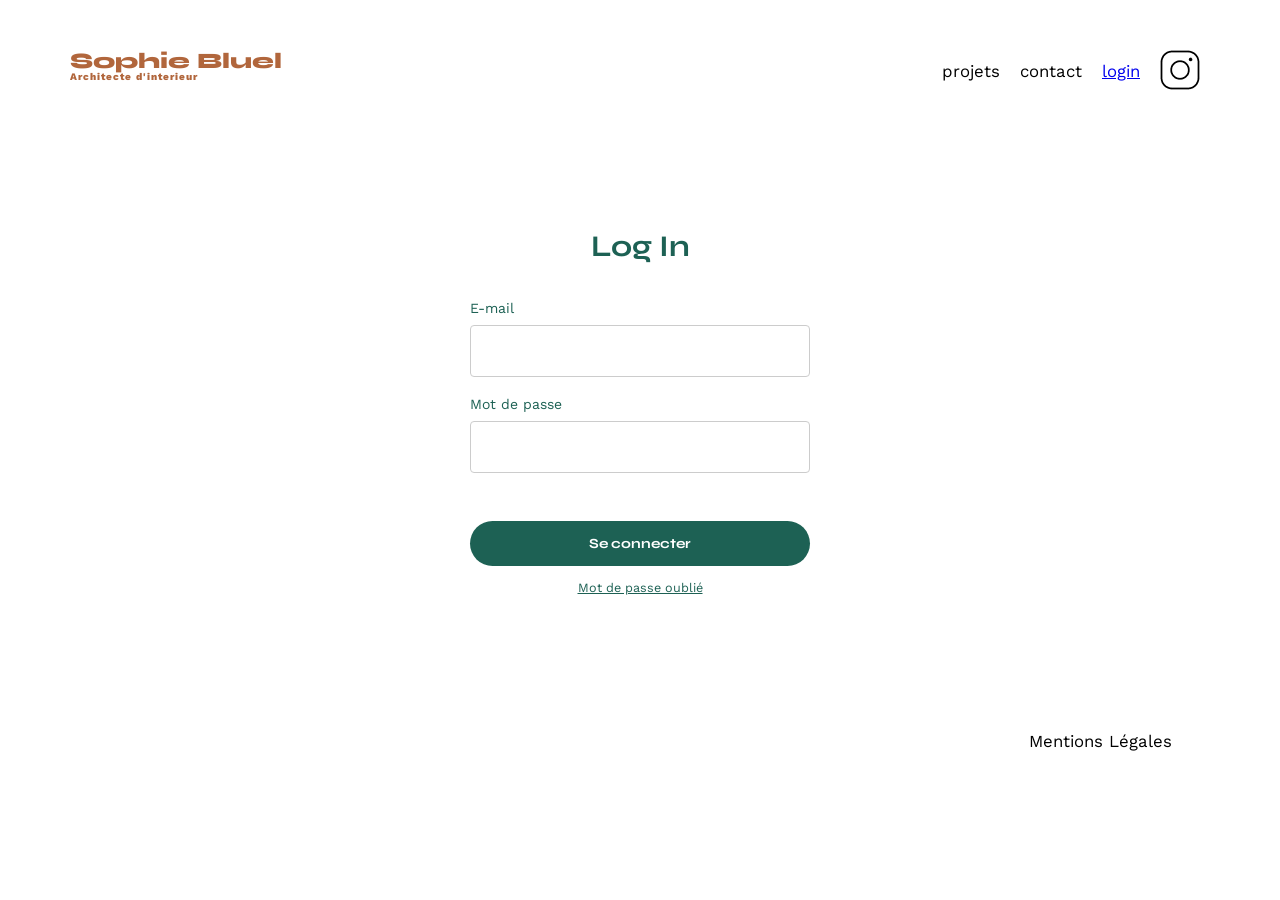
<file: FrontEnd/login.html>
<!DOCTYPE html>
<html lang="fr">
<head>
    <meta charset="UTF-8">
    <title>Sophie Bluel - Login</title>
    <meta name="viewport" content="width=device-width, initial-scale=1.0">
    <link rel="preconnect" href="https://fonts.googleapis.com">
    <link rel="preconnect" href="https://fonts.gstatic.com" crossorigin>
    <link href="https://fonts.googleapis.com/css2?family=Syne:wght@700;800&family=Work+Sans&display=swap" rel="stylesheet">
    <link rel="stylesheet" href="./assets/style.css">
</head>
<body>

<header>
    <h1>Sophie Bluel <span>Architecte d'interieur</span></h1>
    <nav>
        <ul>
            <li>projets</li>
            <li>contact</li>
            <li><a href="login.html">login</a></li>
            <li><img src="./assets/icons/instagram.png" alt="Instagram"></li>
        </ul>
    </nav>
</header>

<main>
    <section id="login">
        <h1>Log In</h1>
        <form>
            <label for="email">E-mail</label>
            <input type="email" id="email" name="email">

            <label for="password">Mot de passe</label>
            <input type="password" id="password" name="password">

            <p id="error-message"></p>

            <button type="button" id="btn-login">Se connecter</button>

            <a href="#">Mot de passe oublié</a>
        </form>
    </section>
</main>

<footer>
    <nav>
        <ul>
            <li>Mentions Légales</li>
        </ul>
    </nav>
</footer>

<script type="module" src="./assets/js/login.js"></script>
</body>
</html>
</file>
<file: FrontEnd/assets/style.css>
/* http://meyerweb.com/eric/tools/css/reset/
   v2.0 | 20110126
   License: none (public domain)
*/

html,
body,
div,
span,
applet,
object,
iframe,
h1,
h2,
h3,
h4,
h5,
h6,
p,
blockquote,
pre,
a,
abbr,
acronym,
address,
big,
cite,
code,
del,
dfn,
em,
img,
ins,
kbd,
q,
s,
samp,
small,
strike,
strong,
sub,
sup,
tt,
var,
b,
u,
i,
center,
dl,
dt,
dd,
ol,
ul,
li,
fieldset,
form,
label,
legend,
table,
caption,
tbody,
tfoot,
thead,
tr,
th,
td,
article,
aside,
canvas,
details,
embed,
figure,
figcaption,
footer,
header,
hgroup,
menu,
nav,
output,
ruby,
section,
summary,
time,
mark,
audio,
video {
  margin: 0;
  padding: 0;
  border: 0;
  font-size: 100%;
  font: inherit;
  vertical-align: baseline;
}
/* HTML5 display-role reset for older browsers */
article,
aside,
details,
figcaption,
figure,
footer,
header,
hgroup,
menu,
nav,
section {
  display: block;
}
body {
  line-height: 1;
}
ol,
ul {
  list-style: none;
}
blockquote,
q {
  quotes: none;
}
blockquote:before,
blockquote:after,
q:before,
q:after {
  content: "";
  content: none;
}
table {
  border-collapse: collapse;
  border-spacing: 0;
}
/** end reset css**/
/* BASE*/
body {
  max-width: 1140px;
  margin: auto;
  font-family: "Work Sans";
  font-size: 14px;
}

header {
  display: flex;
  justify-content: space-between;
  margin: 50px 0;
}

section {
  margin: 50px 0;
}

h1 {
  display: flex;
  flex-direction: column;
  font-family: "Syne";
  font-size: 22px;
  font-weight: 800;
  color: #b1663c;
}

h1 > span {
  font-family: "Work Sans";
  font-size: 10px;
  letter-spacing: 0.1em;
}

h2 {
  font-family: "Syne";
  font-weight: 700;
  font-size: 30px;
  color: #1d6154;
}

nav ul {
  display: flex;
  align-items: center;
  list-style-type: none;
}

nav li {
  padding: 0 10px;
  font-size: 1.2em;
}

li:hover {
  color: #b1663c;
}
/*BASE\*/

/*SECTION INTRODUCTION */
#introduction {
  display: flex;
  align-items: center;
}

#introduction figure {
  flex: 1;
}

#introduction img {
  display: block;
  margin: auto;
  width: 80%;
}

#introduction article {
  flex: 1;
}

#introduction h2 {
  margin-bottom: 1em;
}

#introduction p {
  margin-bottom: 0.5em;
}
/*INTRODUCTION\ */

/*PORTFOLIO*/
#portfolio h2 {
  display: flex;
  align-items: center;
  justify-content: center;
  gap: 20px;
  margin-bottom: 30px;
}

.filters {
  display: flex;
  justify-content: center;
  gap: 15px;
  margin-bottom: 40px;
}

.btn-filter {
  font-family: "Syne";
  font-weight: 700;
  color: #1d6154;
  background-color: white;
  border: 1px solid #1d6154;
  border-radius: 60px;
  padding: 10px 20px;
  cursor: pointer;
  font-size: 16px;
  transition: all 0.3s;
}

.btn-filter:hover,
.btn-filter.active {
  background-color: #1d6154;
  color: white;
}

.gallery {
  width: 100%;
  display: grid;
  grid-template-columns: 1fr 1fr 1fr;
  grid-column-gap: 20px;
  grid-row-gap: 20px;
}

.gallery img {
  width: 100%;
}

#btn-modifier {
  display: none;
  background: none;
  border: none;
  font-family: "Work Sans";
  font-weight: 400;
  font-size: 14px;
  align-items: center;
  cursor: pointer;
  gap: 5px;
}
/*PORTFOLIO\*/

/*SECTION CONTACT*/
#contact {
  width: 50%;
  margin: auto;
}

#contact > * {
  text-align: center;
}

#contact h2 {
  margin-bottom: 20px;
}

#contact form {
  text-align: left;
  margin-top: 30px;
  display: flex;
  flex-direction: column;
}

#contact input {
  height: 50px;
  font-size: 1.2em;
  border: none;
  box-shadow: 0px 4px 14px rgba(0, 0, 0, 0.09);
}

#contact label {
  margin: 2em 0 1em 0;
}

#contact textarea {
  border: none;
  box-shadow: 0px 4px 14px rgba(0, 0, 0, 0.09);
}

input[type="submit"] {
  font-family: "Syne";
  font-weight: 700;
  color: white;
  background-color: #1d6154;
  margin: 2em auto;
  width: 180px;
  text-align: center;
  border-radius: 60px;
}
/*CONTACT\*/

/* ===== FOOTER ===== */
footer nav ul {
  display: flex;
  justify-content: flex-end;
  margin: 2em;
}
/* ===== FIN FOOTER ===== */

/*PAGE LOGIN*/
#login {
  display: flex;
  flex-direction: column;
  align-items: center;
  justify-content: center;
  min-height: 60vh;
  gap: 30px;
}

#login h1 {
  font-family: "Syne";
  color: #1d6154;
  font-size: 30px;
  font-weight: 700;
}

#login form {
  display: flex;
  flex-direction: column;
  width: 100%;
  max-width: 340px;
  gap: 10px;
}

#login label {
  font-family: "Work Sans";
  font-size: 1em;
  color: #1d6154;
  margin-top: 10px;
}

#login input {
  height: 50px;
  font-size: 1em;
  border: 1px solid #ccc;
  border-radius: 4px;
  padding: 0 14px;
  background-color: #fff;
  box-shadow: none;
}

#login input:focus {
  outline: none;
  border-color: #1d6154;
}

#login #btn-login {
  font-family: "Syne";
  font-weight: 700;
  color: white;
  background-color: #1d6154;
  border: none;
  border-radius: 60px;
  padding: 14px;
  font-size: 1em;
  cursor: pointer;
  margin-top: 16px;
  transition: background-color 0.3s;
}

#login #btn-login:hover {
  background-color: #154f3d;
}

#login a {
  text-align: center;
  font-family: "Work Sans";
  font-size: 0.9em;
  color: #1d6154;
  text-decoration: underline;
  cursor: pointer;
  margin-top: 6px;
}

#login #error-message {
  color: #c0392b;
  font-size: 0.9em;
  text-align: center;
  min-height: 1em;
}
/*PAGE LOGIN\*/

/*MODE EDITION*/
#edit-banner {
  display: none;
  background-color: #000;
  color: #fff;
  text-align: center;
  padding: 10px;
  font-family: "Work Sans";
  font-size: 1em;
}
/*MODE EDITION\*/

/*MODALE*/
#modal-overlay {
  display: none;
  position: fixed;
  top: 0;
  left: 0;
  width: 100%;
  height: 100%;
  background-color: rgba(0, 0, 0, 0.5);
  z-index: 100;
  justify-content: center;
  align-items: center;
}

#modal {
  background-color: #fff;
  border-radius: 10px;
  padding: 60px;
  width: 450px;
  position: relative;
  overflow-y: auto;
  max-height: 80vh;
}

#modal-gallery h2 {
  text-align: center;
  margin-bottom: 20px;
  font-family: "Work Sans"; /* ← police fine */
  font-weight: 400; /* ← pas gras */
  color: #000;
  padding-bottom: 20px;
}

#modal-close {
  position: absolute;
  top: 15px;
  right: 15px;
  background: none;
  border: none;
  font-size: 1.2em;
  cursor: pointer;
}

#modal-works {
  display: grid;
  grid-template-columns: repeat(5, 1fr); /* ← 5 colonnes */
  gap: 10px;
  margin: 20px 0;
}

#modal-works img {
  width: 100%;
  height: 120px; /* ← images plus petites */
  object-fit: cover;
}

#btn-add-photo {
  font-family: "Syne";
  font-weight: 700;
  color: white;
  background-color: #1d6154;
  border: none;
  border-radius: 60px;
  padding: 14px 32px;
  cursor: pointer;
  display: block;
  margin: auto;
}

#modal-form {
  display: none;
}
#modal-form form {
  display: flex;
  flex-direction: column;
  gap: 15px;
  margin-top: 20px;
  max-width: 360px; /* ← limite la largeur */
  margin-left: auto;
  margin-right: auto;
}

#btn-back {
  position: absolute;
  top: 15px;
  left: 15px;
  background: none;
  border: none;
  font-size: 1.2em;
  cursor: pointer;
}

/* Poubelle */
#modal-works figure {
  position: relative;
}

.btn-delete {
  position: absolute;
  top: 5px;
  right: 5px;
  background-color: #000;
  color: #fff;
  border: none;
  border-radius: 4px;
  padding: 5px 8px;
  cursor: pointer;
  font-size: 0.8em;
}

.btn-delete:hover {
  background-color: #333;
}

/* Formulaire d'ajout */

#modal-form h2 {
  text-align: center;
  margin-bottom: 20px;
  font-family: "Work Sans" !important;
  font-weight: 400 !important;
  color: #000;
  padding-bottom: 20px;
}

#modal-form form {
  display: flex;
  flex-direction: column;
  gap: 10px;
  margin-top: 20px;
}

#modal-form label {
  font-family: "Work Sans" !important;
  font-weight: 600 !important;
  font-size: 0.9em;
  color: #3D3D3D;
  margin-top: 10px;
  margin-bottom: 5px;
  display: block;
}

#modal-form input[type="text"],
#modal-form select {
  height: 50px;
  border-radius: 4px;
  border: none;
  box-shadow: #000;
  padding: 0 14px;
  font-family: "Work Sans"; /* ← police fine */
  font-weight: 400; /* ← pas gras */
  font-size: 1em;
  width: 100%;
  box-sizing: border-box;
  background-color: #fff; /* ← fond blanc */
  box-shadow: 0px 4px 14px rgba(0, 0, 0, 0.09);
}

#modal-form hr {
  border: none;
  border-top: 1px solid #ccc;
  margin: 10px 0;
}

#btn-submit {
  font-family: "Syne";
  font-weight: 700;
  align-items: center;
  color: white;
  background-color: #ccc;
  border: none;
  border-radius: 60px;
  padding: 14px 80px;
  height: 40px;
  cursor: pointer;
  display: block;
  margin: auto;
  transition: background-color 0.3s;
}

#btn-submit:hover {
  background-color: #154f3d;
}

/* Zone prévisualisation photo */
#preview-container {
  display: flex;
  justify-content: center;
  align-items: center;
  background-color: #e8f1f5;
  height: 169px;
  margin-bottom: 20px;
  cursor: pointer;
}

#label-photo {
  display: flex;
  flex-direction: column;
  align-items: center;
  gap: 10px;
  cursor: pointer;
  color: #1d6154;
  font-size: 0.9em;
}

#label-photo i {
  font-size: 2em;
}

#preview-img {
  width: 100%;
  height: 169px;
	object-fit: contain; /* ← remplace "cover" par "contain" */
    background-color: #e8f1f5;
}
/*MODALE\*/
</file>
